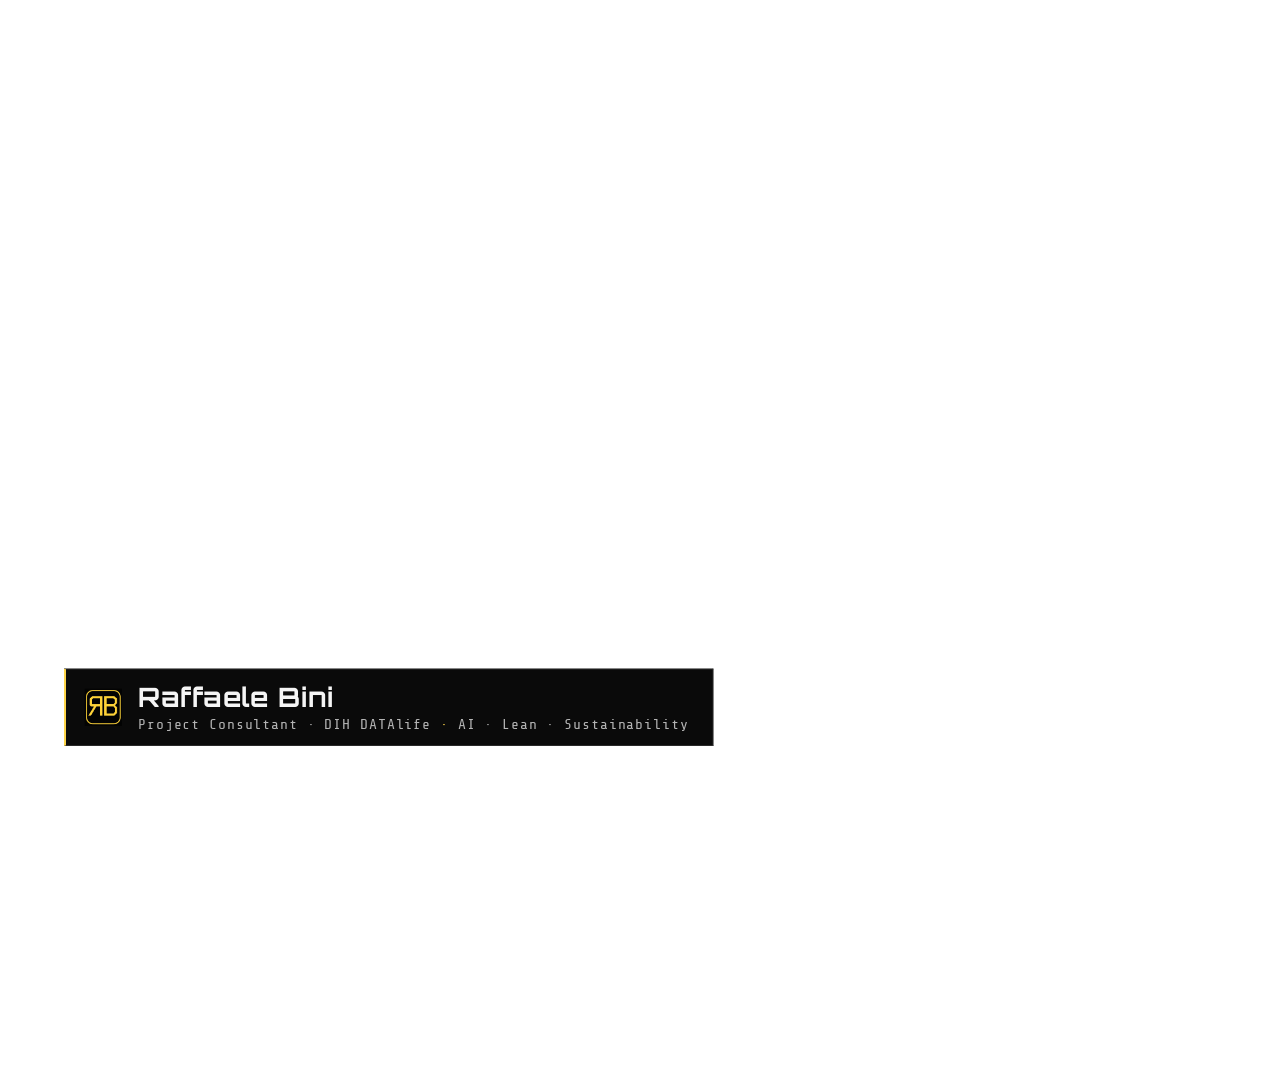
<file: presentazione/lower-third-en.html>
<!doctype html><html lang="en"><head><meta charset="utf-8"><title>Lower-third (en)</title><style>
@font-face{font-family:"Share Tech Mono";src:url("assets/ShareTechMono-Regular.ttf")}
@font-face{font-family:"Orbitron";font-weight:700;src:url("assets/Orbitron-700.ttf")}
@font-face{font-family:"Orbitron";font-weight:900;src:url("assets/Orbitron-900.ttf")}
:root{--black:#0a0a0a;--card:#1a1a1a;--hair:#2e2e2e;--line:#3a3a3a;--g400:#8a8a8a;--g300:#b4b4b4;
--white:#f5f5f5;--y:#fcd44a;--glow:0 0 24px rgba(252,212,74,.35);
--scan:repeating-linear-gradient(to bottom,rgba(255,255,255,.022) 0,rgba(255,255,255,.022) 1px,transparent 1px,transparent 3px)}
*{box-sizing:border-box;margin:0;padding:0}
html{width:100%;height:100%;background:var(--black);overflow:hidden}
body{position:absolute;left:0;top:0;width:1920px;height:1080px;transform-origin:0 0;color:var(--white);
font-family:"Share Tech Mono",monospace;font-size:24px;overflow:hidden}
@media print{@page{size:1920px 1080px;margin:0}html{overflow:visible}body{transform:none!important}}

html{background:transparent}
.bar{position:absolute;left:96px;bottom:96px;display:flex;align-items:stretch;background:var(--black);
border:1px solid var(--line);border-left:3px solid var(--y);padding:20px 36px 20px 28px;gap:24px;align-items:center}
.bar img{height:56px}
.t{display:flex;flex-direction:column;gap:6px}
.n{font-family:Orbitron;font-weight:700;font-size:40px;letter-spacing:.02em;line-height:1.1}
.r{font-size:22px;letter-spacing:.06em;color:var(--g300)}
.r b{color:var(--y);font-weight:400}
</style></head><body>
<div class="bar"><img src="assets/rb-mark-yellow-on-black.png" alt="RB">
<div class="t"><div class="n">Raffaele Bini</div><div class="r">Project Consultant · DIH DATAlife <b>·</b> AI · Lean · Sustainability</div></div></div>
<script>(function(){function f(){var s=Math.min(innerWidth/1920,innerHeight/1080);
document.body.style.transform='translate('+(innerWidth-1920*s)/2+'px,'+(innerHeight-1080*s)/2+'px) scale('+s+')'}
addEventListener('resize',f);f()})()</script></body></html>
</file>
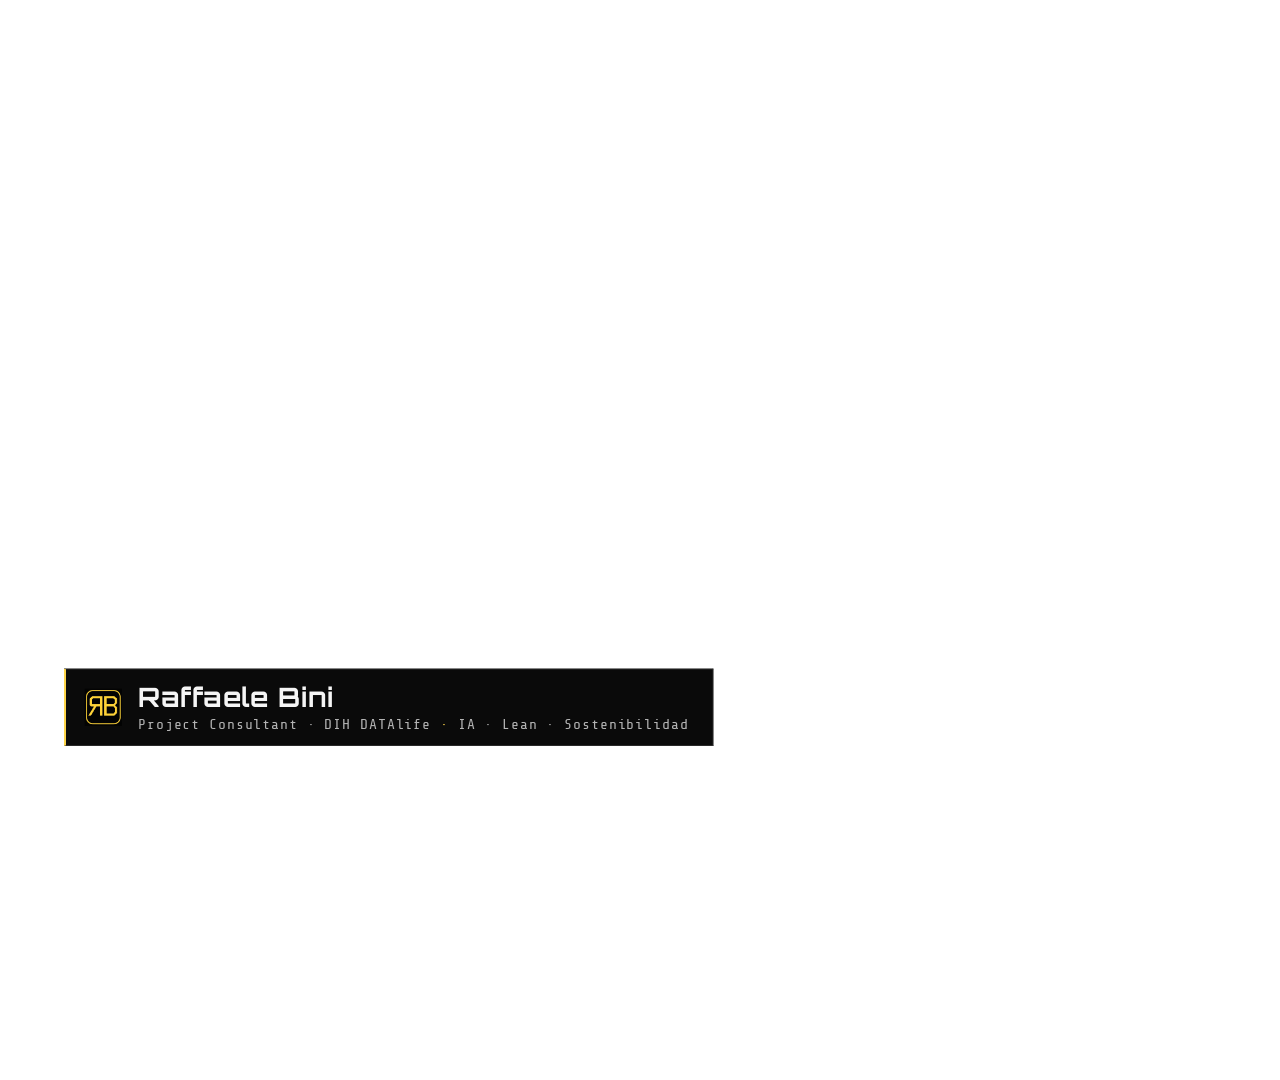
<file: presentazione/lower-third-es.html>
<!doctype html><html lang="es"><head><meta charset="utf-8"><title>Lower-third (es)</title><style>
@font-face{font-family:"Share Tech Mono";src:url("assets/ShareTechMono-Regular.ttf")}
@font-face{font-family:"Orbitron";font-weight:700;src:url("assets/Orbitron-700.ttf")}
@font-face{font-family:"Orbitron";font-weight:900;src:url("assets/Orbitron-900.ttf")}
:root{--black:#0a0a0a;--card:#1a1a1a;--hair:#2e2e2e;--line:#3a3a3a;--g400:#8a8a8a;--g300:#b4b4b4;
--white:#f5f5f5;--y:#fcd44a;--glow:0 0 24px rgba(252,212,74,.35);
--scan:repeating-linear-gradient(to bottom,rgba(255,255,255,.022) 0,rgba(255,255,255,.022) 1px,transparent 1px,transparent 3px)}
*{box-sizing:border-box;margin:0;padding:0}
html{width:100%;height:100%;background:var(--black);overflow:hidden}
body{position:absolute;left:0;top:0;width:1920px;height:1080px;transform-origin:0 0;color:var(--white);
font-family:"Share Tech Mono",monospace;font-size:24px;overflow:hidden}
@media print{@page{size:1920px 1080px;margin:0}html{overflow:visible}body{transform:none!important}}

html{background:transparent}
.bar{position:absolute;left:96px;bottom:96px;display:flex;align-items:stretch;background:var(--black);
border:1px solid var(--line);border-left:3px solid var(--y);padding:20px 36px 20px 28px;gap:24px;align-items:center}
.bar img{height:56px}
.t{display:flex;flex-direction:column;gap:6px}
.n{font-family:Orbitron;font-weight:700;font-size:40px;letter-spacing:.02em;line-height:1.1}
.r{font-size:22px;letter-spacing:.06em;color:var(--g300)}
.r b{color:var(--y);font-weight:400}
</style></head><body>
<div class="bar"><img src="assets/rb-mark-yellow-on-black.png" alt="RB">
<div class="t"><div class="n">Raffaele Bini</div><div class="r">Project Consultant · DIH DATAlife <b>·</b> IA · Lean · Sostenibilidad</div></div></div>
<script>(function(){function f(){var s=Math.min(innerWidth/1920,innerHeight/1080);
document.body.style.transform='translate('+(innerWidth-1920*s)/2+'px,'+(innerHeight-1080*s)/2+'px) scale('+s+')'}
addEventListener('resize',f);f()})()</script></body></html>
</file>
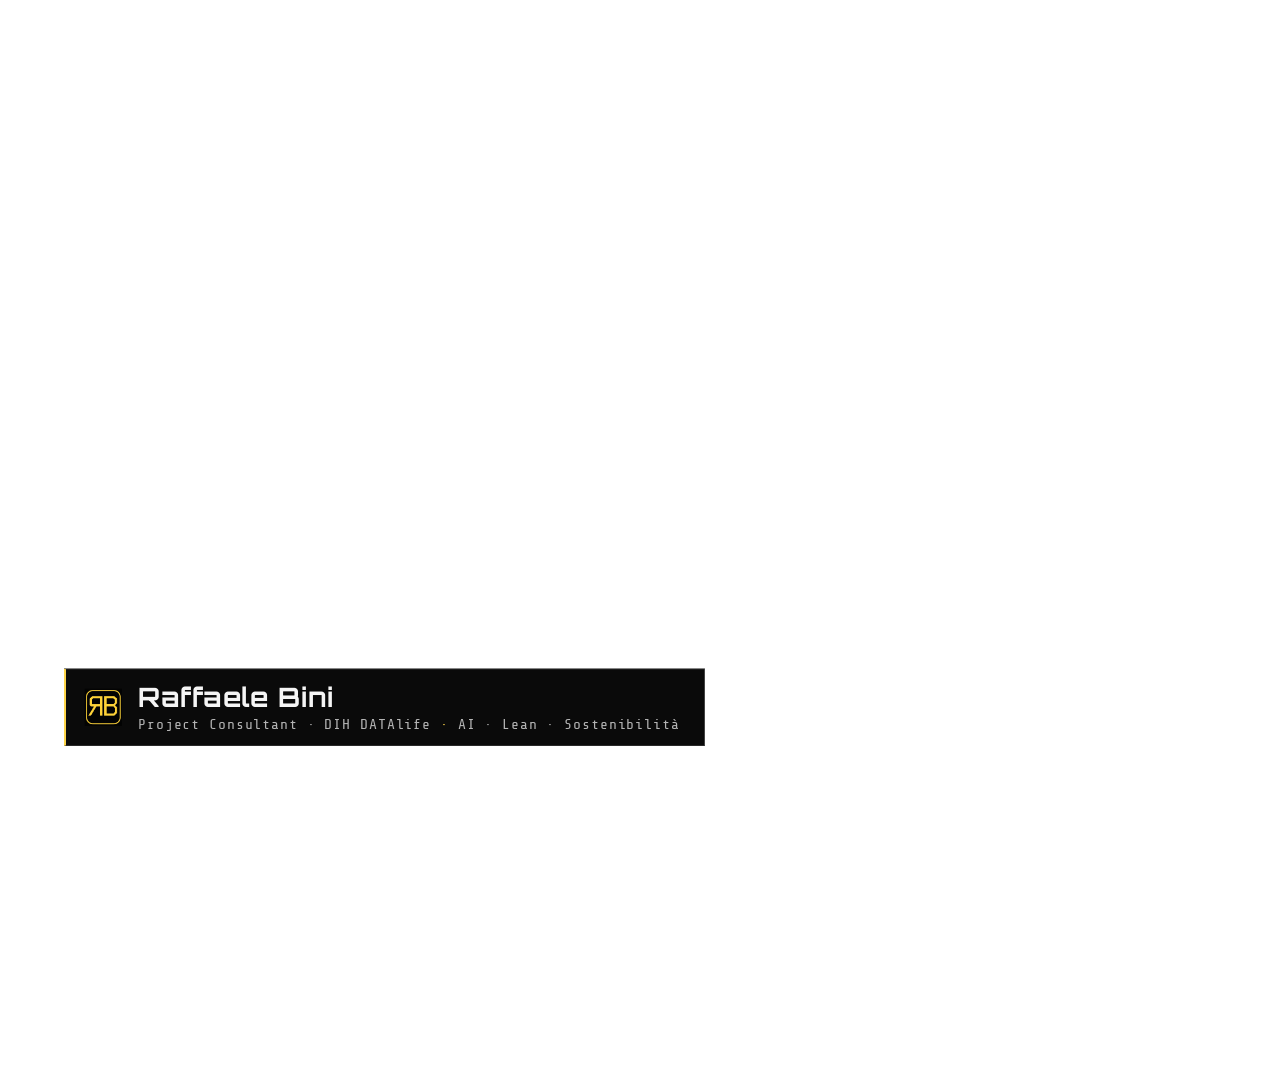
<file: presentazione/lower-third-it.html>
<!doctype html><html lang="it"><head><meta charset="utf-8"><title>Lower-third (it)</title><style>
@font-face{font-family:"Share Tech Mono";src:url("assets/ShareTechMono-Regular.ttf")}
@font-face{font-family:"Orbitron";font-weight:700;src:url("assets/Orbitron-700.ttf")}
@font-face{font-family:"Orbitron";font-weight:900;src:url("assets/Orbitron-900.ttf")}
:root{--black:#0a0a0a;--card:#1a1a1a;--hair:#2e2e2e;--line:#3a3a3a;--g400:#8a8a8a;--g300:#b4b4b4;
--white:#f5f5f5;--y:#fcd44a;--glow:0 0 24px rgba(252,212,74,.35);
--scan:repeating-linear-gradient(to bottom,rgba(255,255,255,.022) 0,rgba(255,255,255,.022) 1px,transparent 1px,transparent 3px)}
*{box-sizing:border-box;margin:0;padding:0}
html{width:100%;height:100%;background:var(--black);overflow:hidden}
body{position:absolute;left:0;top:0;width:1920px;height:1080px;transform-origin:0 0;color:var(--white);
font-family:"Share Tech Mono",monospace;font-size:24px;overflow:hidden}
@media print{@page{size:1920px 1080px;margin:0}html{overflow:visible}body{transform:none!important}}

html{background:transparent}
.bar{position:absolute;left:96px;bottom:96px;display:flex;align-items:stretch;background:var(--black);
border:1px solid var(--line);border-left:3px solid var(--y);padding:20px 36px 20px 28px;gap:24px;align-items:center}
.bar img{height:56px}
.t{display:flex;flex-direction:column;gap:6px}
.n{font-family:Orbitron;font-weight:700;font-size:40px;letter-spacing:.02em;line-height:1.1}
.r{font-size:22px;letter-spacing:.06em;color:var(--g300)}
.r b{color:var(--y);font-weight:400}
</style></head><body>
<div class="bar"><img src="assets/rb-mark-yellow-on-black.png" alt="RB">
<div class="t"><div class="n">Raffaele Bini</div><div class="r">Project Consultant · DIH DATAlife <b>·</b> AI · Lean · Sostenibilità</div></div></div>
<script>(function(){function f(){var s=Math.min(innerWidth/1920,innerHeight/1080);
document.body.style.transform='translate('+(innerWidth-1920*s)/2+'px,'+(innerHeight-1080*s)/2+'px) scale('+s+')'}
addEventListener('resize',f);f()})()</script></body></html>
</file>
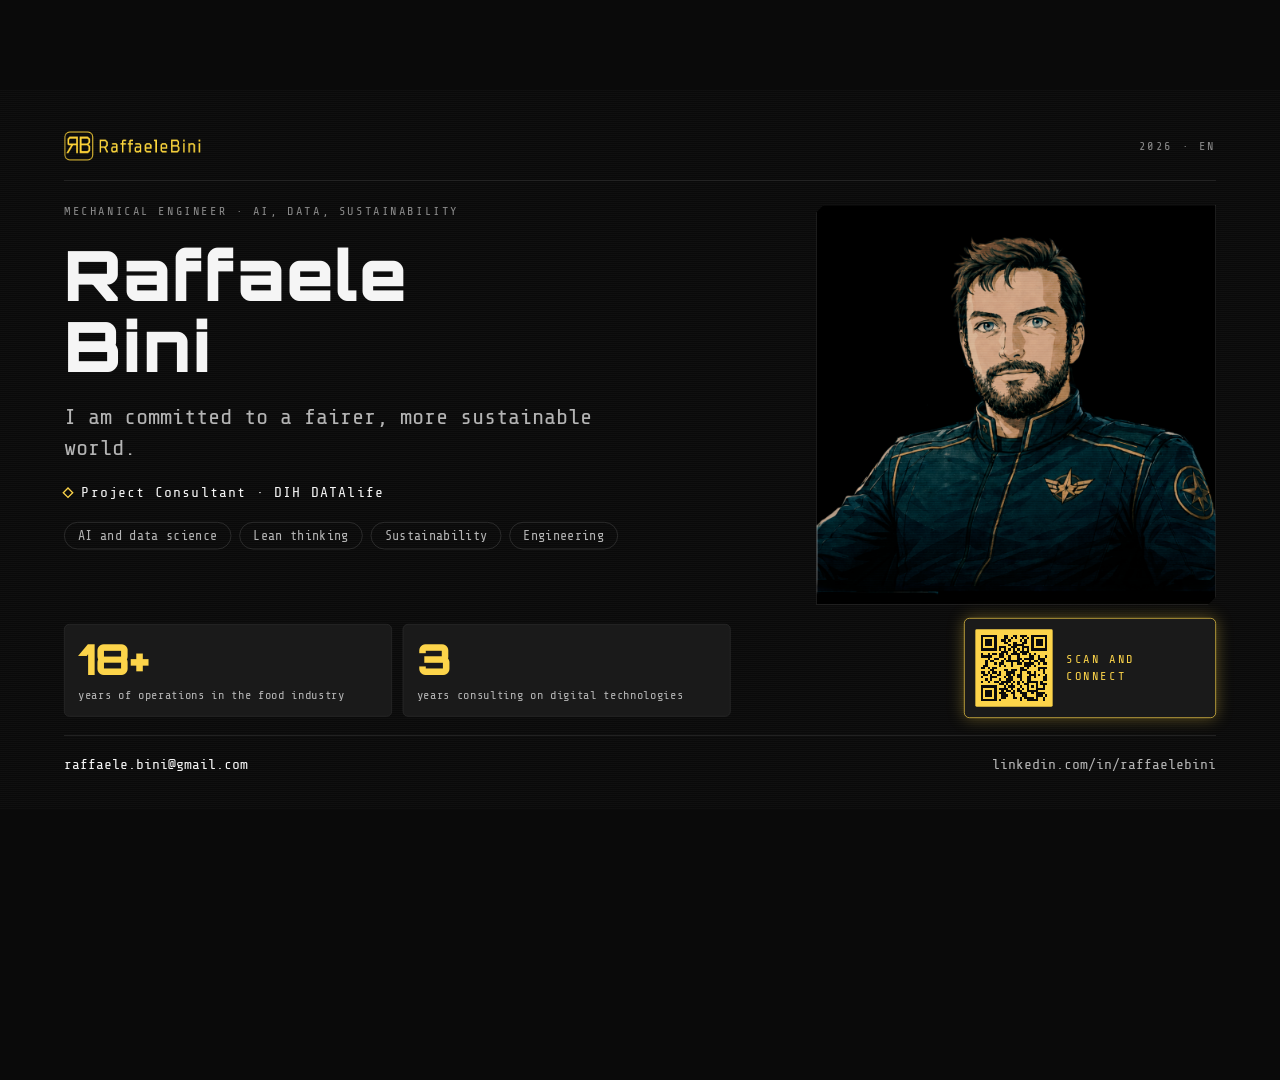
<file: presentazione/slide-en.html>
<!doctype html><html lang="en"><head><meta charset="utf-8">
<title>Raffaele Bini · presentazione (en)</title><style>
@font-face{font-family:"Share Tech Mono";src:url("assets/ShareTechMono-Regular.ttf")}
@font-face{font-family:"Orbitron";font-weight:700;src:url("assets/Orbitron-700.ttf")}
@font-face{font-family:"Orbitron";font-weight:900;src:url("assets/Orbitron-900.ttf")}
:root{--black:#0a0a0a;--card:#1a1a1a;--hair:#2e2e2e;--line:#3a3a3a;--g400:#8a8a8a;--g300:#b4b4b4;
--white:#f5f5f5;--y:#fcd44a;--glow:0 0 24px rgba(252,212,74,.35);
--scan:repeating-linear-gradient(to bottom,rgba(255,255,255,.022) 0,rgba(255,255,255,.022) 1px,transparent 1px,transparent 3px)}
*{box-sizing:border-box;margin:0;padding:0}
html{width:100%;height:100%;background:var(--black);overflow:hidden}
body{position:absolute;left:0;top:0;width:1920px;height:1080px;transform-origin:0 0;color:var(--white);
font-family:"Share Tech Mono",monospace;font-size:24px;overflow:hidden}
@media print{@page{size:1920px 1080px;margin:0}html{overflow:visible}body{transform:none!important}}

body{background:var(--black) var(--scan)}
.hdr{position:absolute;left:96px;right:96px;top:56px;height:64px;display:flex;align-items:center;
justify-content:space-between;border-bottom:1px solid var(--hair);padding-bottom:24px;height:80px}
.hdr img{height:44px}
.cnt{font-size:18px;letter-spacing:.16em;text-transform:uppercase;color:var(--g400)}
.left{position:absolute;left:96px;top:172px;width:1000px;display:flex;flex-direction:column;gap:32px}
.lab{font-size:18px;letter-spacing:.16em;text-transform:uppercase;color:var(--g400)}
h1{font-family:Orbitron;font-weight:900;font-size:104px;line-height:1.02;letter-spacing:.02em}
.head{font-size:34px;line-height:1.35;color:var(--g300);max-width:900px}
.head b{color:var(--y);font-weight:400}
.role{font-size:22px;letter-spacing:.08em;color:var(--white);display:flex;align-items:center;gap:14px}
.role i{width:12px;height:12px;border:2px solid var(--y);transform:rotate(45deg);display:block}
.tags{display:flex;gap:12px;flex-wrap:wrap}
.tag{border:1px solid var(--line);border-radius:999px;padding:8px 20px;font-size:20px;color:var(--g300)}
.stats{position:absolute;left:96px;bottom:140px;width:1000px;display:grid;grid-template-columns:repeat(2,1fr);gap:16px}
.card{background:var(--card);border:1px solid var(--hair);border-radius:8px;padding:20px;display:flex;flex-direction:column;gap:10px}
.card strong{font-family:Orbitron;font-weight:900;font-size:64px;line-height:1;color:var(--y)}
.card span{font-size:18px;line-height:1.3;color:var(--g300)}
.pic{position:absolute;right:96px;top:172px;width:600px;height:600px;border:1px solid var(--line);
clip-path:polygon(12px 0,100% 0,100% calc(100% - 12px),calc(100% - 12px) 100%,0 100%,0 12px)}
.pic img{width:100%;height:100%;display:block}
.contact{position:absolute;left:96px;right:96px;bottom:48px;height:64px;border-top:1px solid var(--hair);
padding-top:20px;display:flex;justify-content:space-between;align-items:center;font-size:22px;color:var(--g300)}
.contact em{font-style:normal;color:var(--white)}
.qr{position:absolute;right:96px;top:792px;display:flex;align-items:center;gap:20px;
border:1px solid var(--y);box-shadow:var(--glow);border-radius:8px;padding:16px 24px 16px 16px;background:var(--card)}
.qr .code{width:116px;height:116px;background:var(--y);padding:8px;border-radius:2px}
.qr .code svg{width:100%;height:100%;display:block}
.qr span{font-size:18px;letter-spacing:.16em;text-transform:uppercase;color:var(--y);max-width:200px;line-height:1.4}
</style></head><body>
<div class="hdr"><img src="assets/rb-lockup-horizontal-yellow.png" alt="RB"><div class="cnt">2026 · EN</div></div>
<div class="left">
 <div class="lab">Mechanical engineer · AI, data, sustainability</div>
 <h1>Raffaele<br>Bini</h1>
 <p class="head">I am committed to a fairer, more sustainable world.</p>
 <div class="role"><i></i>Project Consultant · DIH DATAlife</div>
 <div class="tags"><span class="tag">AI and data science</span><span class="tag">Lean thinking</span><span class="tag">Sustainability</span><span class="tag">Engineering</span></div>
</div>
<div class="stats"><div class="card"><strong>18+</strong><span>years of operations in the food industry</span></div><div class="card"><strong>3</strong><span>years consulting on digital technologies</span></div></div>
<div class="pic"><img src="assets/raffaele-hud-illustration.png" alt=""></div>
<div class="qr"><div class="code"><svg xmlns="http://www.w3.org/2000/svg" viewBox="0 0 29 29" shape-rendering="crispEdges"><path d="M0,0h1v1h-1zM1,0h1v1h-1zM2,0h1v1h-1zM3,0h1v1h-1zM4,0h1v1h-1zM5,0h1v1h-1zM6,0h1v1h-1zM10,0h1v1h-1zM11,0h1v1h-1zM14,0h1v1h-1zM15,0h1v1h-1zM17,0h1v1h-1zM18,0h1v1h-1zM19,0h1v1h-1zM22,0h1v1h-1zM23,0h1v1h-1zM24,0h1v1h-1zM25,0h1v1h-1zM26,0h1v1h-1zM27,0h1v1h-1zM28,0h1v1h-1zM0,1h1v1h-1zM6,1h1v1h-1zM10,1h1v1h-1zM11,1h1v1h-1zM13,1h1v1h-1zM15,1h1v1h-1zM18,1h1v1h-1zM20,1h1v1h-1zM22,1h1v1h-1zM28,1h1v1h-1zM0,2h1v1h-1zM2,2h1v1h-1zM3,2h1v1h-1zM4,2h1v1h-1zM6,2h1v1h-1zM9,2h1v1h-1zM10,2h1v1h-1zM12,2h1v1h-1zM17,2h1v1h-1zM19,2h1v1h-1zM22,2h1v1h-1zM24,2h1v1h-1zM25,2h1v1h-1zM26,2h1v1h-1zM28,2h1v1h-1zM0,3h1v1h-1zM2,3h1v1h-1zM3,3h1v1h-1zM4,3h1v1h-1zM6,3h1v1h-1zM10,3h1v1h-1zM11,3h1v1h-1zM14,3h1v1h-1zM15,3h1v1h-1zM18,3h1v1h-1zM19,3h1v1h-1zM22,3h1v1h-1zM24,3h1v1h-1zM25,3h1v1h-1zM26,3h1v1h-1zM28,3h1v1h-1zM0,4h1v1h-1zM2,4h1v1h-1zM3,4h1v1h-1zM4,4h1v1h-1zM6,4h1v1h-1zM12,4h1v1h-1zM14,4h1v1h-1zM15,4h1v1h-1zM16,4h1v1h-1zM17,4h1v1h-1zM18,4h1v1h-1zM22,4h1v1h-1zM24,4h1v1h-1zM25,4h1v1h-1zM26,4h1v1h-1zM28,4h1v1h-1zM0,5h1v1h-1zM6,5h1v1h-1zM8,5h1v1h-1zM9,5h1v1h-1zM10,5h1v1h-1zM13,5h1v1h-1zM14,5h1v1h-1zM15,5h1v1h-1zM18,5h1v1h-1zM19,5h1v1h-1zM20,5h1v1h-1zM22,5h1v1h-1zM28,5h1v1h-1zM0,6h1v1h-1zM1,6h1v1h-1zM2,6h1v1h-1zM3,6h1v1h-1zM4,6h1v1h-1zM5,6h1v1h-1zM6,6h1v1h-1zM8,6h1v1h-1zM10,6h1v1h-1zM12,6h1v1h-1zM14,6h1v1h-1zM16,6h1v1h-1zM18,6h1v1h-1zM20,6h1v1h-1zM22,6h1v1h-1zM23,6h1v1h-1zM24,6h1v1h-1zM25,6h1v1h-1zM26,6h1v1h-1zM27,6h1v1h-1zM28,6h1v1h-1zM9,7h1v1h-1zM10,7h1v1h-1zM11,7h1v1h-1zM14,7h1v1h-1zM15,7h1v1h-1zM17,7h1v1h-1zM18,7h1v1h-1zM19,7h1v1h-1zM20,7h1v1h-1zM0,8h1v1h-1zM3,8h1v1h-1zM5,8h1v1h-1zM6,8h1v1h-1zM8,8h1v1h-1zM9,8h1v1h-1zM11,8h1v1h-1zM13,8h1v1h-1zM14,8h1v1h-1zM15,8h1v1h-1zM16,8h1v1h-1zM18,8h1v1h-1zM19,8h1v1h-1zM21,8h1v1h-1zM23,8h1v1h-1zM0,9h1v1h-1zM1,9h1v1h-1zM2,9h1v1h-1zM3,9h1v1h-1zM4,9h1v1h-1zM8,9h1v1h-1zM9,9h1v1h-1zM12,9h1v1h-1zM16,9h1v1h-1zM21,9h1v1h-1zM22,9h1v1h-1zM25,9h1v1h-1zM28,9h1v1h-1zM3,10h1v1h-1zM6,10h1v1h-1zM7,10h1v1h-1zM10,10h1v1h-1zM12,10h1v1h-1zM16,10h1v1h-1zM17,10h1v1h-1zM19,10h1v1h-1zM20,10h1v1h-1zM21,10h1v1h-1zM22,10h1v1h-1zM25,10h1v1h-1zM26,10h1v1h-1zM27,10h1v1h-1zM2,11h1v1h-1zM4,11h1v1h-1zM5,11h1v1h-1zM9,11h1v1h-1zM11,11h1v1h-1zM12,11h1v1h-1zM13,11h1v1h-1zM14,11h1v1h-1zM15,11h1v1h-1zM16,11h1v1h-1zM18,11h1v1h-1zM21,11h1v1h-1zM23,11h1v1h-1zM24,11h1v1h-1zM26,11h1v1h-1zM27,11h1v1h-1zM2,12h1v1h-1zM6,12h1v1h-1zM8,12h1v1h-1zM9,12h1v1h-1zM13,12h1v1h-1zM16,12h1v1h-1zM17,12h1v1h-1zM19,12h1v1h-1zM20,12h1v1h-1zM21,12h1v1h-1zM22,12h1v1h-1zM25,12h1v1h-1zM27,12h1v1h-1zM28,12h1v1h-1zM1,13h1v1h-1zM2,13h1v1h-1zM8,13h1v1h-1zM10,13h1v1h-1zM13,13h1v1h-1zM19,13h1v1h-1zM20,13h1v1h-1zM21,13h1v1h-1zM23,13h1v1h-1zM0,14h1v1h-1zM1,14h1v1h-1zM3,14h1v1h-1zM5,14h1v1h-1zM6,14h1v1h-1zM17,14h1v1h-1zM18,14h1v1h-1zM20,14h1v1h-1zM25,14h1v1h-1zM26,14h1v1h-1zM27,14h1v1h-1zM28,14h1v1h-1zM4,15h1v1h-1zM5,15h1v1h-1zM10,15h1v1h-1zM11,15h1v1h-1zM13,15h1v1h-1zM14,15h1v1h-1zM15,15h1v1h-1zM17,15h1v1h-1zM18,15h1v1h-1zM19,15h1v1h-1zM25,15h1v1h-1zM27,15h1v1h-1zM0,16h1v1h-1zM1,16h1v1h-1zM3,16h1v1h-1zM5,16h1v1h-1zM6,16h1v1h-1zM8,16h1v1h-1zM11,16h1v1h-1zM12,16h1v1h-1zM13,16h1v1h-1zM14,16h1v1h-1zM17,16h1v1h-1zM20,16h1v1h-1zM21,16h1v1h-1zM23,16h1v1h-1zM27,16h1v1h-1zM1,17h1v1h-1zM2,17h1v1h-1zM4,17h1v1h-1zM7,17h1v1h-1zM8,17h1v1h-1zM11,17h1v1h-1zM12,17h1v1h-1zM14,17h1v1h-1zM16,17h1v1h-1zM17,17h1v1h-1zM21,17h1v1h-1zM22,17h1v1h-1zM23,17h1v1h-1zM25,17h1v1h-1zM28,17h1v1h-1zM0,18h1v1h-1zM4,18h1v1h-1zM5,18h1v1h-1zM6,18h1v1h-1zM10,18h1v1h-1zM12,18h1v1h-1zM13,18h1v1h-1zM16,18h1v1h-1zM17,18h1v1h-1zM20,18h1v1h-1zM21,18h1v1h-1zM23,18h1v1h-1zM27,18h1v1h-1zM28,18h1v1h-1zM2,19h1v1h-1zM4,19h1v1h-1zM8,19h1v1h-1zM11,19h1v1h-1zM12,19h1v1h-1zM13,19h1v1h-1zM17,19h1v1h-1zM20,19h1v1h-1zM21,19h1v1h-1zM27,19h1v1h-1zM28,19h1v1h-1zM0,20h1v1h-1zM3,20h1v1h-1zM6,20h1v1h-1zM7,20h1v1h-1zM9,20h1v1h-1zM10,20h1v1h-1zM11,20h1v1h-1zM12,20h1v1h-1zM14,20h1v1h-1zM16,20h1v1h-1zM18,20h1v1h-1zM20,20h1v1h-1zM21,20h1v1h-1zM22,20h1v1h-1zM23,20h1v1h-1zM24,20h1v1h-1zM26,20h1v1h-1zM8,21h1v1h-1zM9,21h1v1h-1zM11,21h1v1h-1zM13,21h1v1h-1zM16,21h1v1h-1zM19,21h1v1h-1zM20,21h1v1h-1zM24,21h1v1h-1zM26,21h1v1h-1zM27,21h1v1h-1zM28,21h1v1h-1zM0,22h1v1h-1zM1,22h1v1h-1zM2,22h1v1h-1zM3,22h1v1h-1zM4,22h1v1h-1zM5,22h1v1h-1zM6,22h1v1h-1zM10,22h1v1h-1zM12,22h1v1h-1zM13,22h1v1h-1zM14,22h1v1h-1zM17,22h1v1h-1zM20,22h1v1h-1zM22,22h1v1h-1zM24,22h1v1h-1zM27,22h1v1h-1zM0,23h1v1h-1zM6,23h1v1h-1zM8,23h1v1h-1zM9,23h1v1h-1zM10,23h1v1h-1zM11,23h1v1h-1zM13,23h1v1h-1zM16,23h1v1h-1zM18,23h1v1h-1zM20,23h1v1h-1zM24,23h1v1h-1zM25,23h1v1h-1zM26,23h1v1h-1zM27,23h1v1h-1zM0,24h1v1h-1zM2,24h1v1h-1zM3,24h1v1h-1zM4,24h1v1h-1zM6,24h1v1h-1zM9,24h1v1h-1zM11,24h1v1h-1zM12,24h1v1h-1zM14,24h1v1h-1zM16,24h1v1h-1zM17,24h1v1h-1zM20,24h1v1h-1zM21,24h1v1h-1zM22,24h1v1h-1zM23,24h1v1h-1zM24,24h1v1h-1zM0,25h1v1h-1zM2,25h1v1h-1zM3,25h1v1h-1zM4,25h1v1h-1zM6,25h1v1h-1zM8,25h1v1h-1zM9,25h1v1h-1zM10,25h1v1h-1zM13,25h1v1h-1zM14,25h1v1h-1zM17,25h1v1h-1zM18,25h1v1h-1zM19,25h1v1h-1zM22,25h1v1h-1zM24,25h1v1h-1zM25,25h1v1h-1zM26,25h1v1h-1zM27,25h1v1h-1zM0,26h1v1h-1zM2,26h1v1h-1zM3,26h1v1h-1zM4,26h1v1h-1zM6,26h1v1h-1zM9,26h1v1h-1zM10,26h1v1h-1zM11,26h1v1h-1zM14,26h1v1h-1zM18,26h1v1h-1zM19,26h1v1h-1zM24,26h1v1h-1zM25,26h1v1h-1zM26,26h1v1h-1zM28,26h1v1h-1zM0,27h1v1h-1zM6,27h1v1h-1zM9,27h1v1h-1zM10,27h1v1h-1zM14,27h1v1h-1zM15,27h1v1h-1zM17,27h1v1h-1zM19,27h1v1h-1zM20,27h1v1h-1zM21,27h1v1h-1zM22,27h1v1h-1zM24,27h1v1h-1zM27,27h1v1h-1zM0,28h1v1h-1zM1,28h1v1h-1zM2,28h1v1h-1zM3,28h1v1h-1zM4,28h1v1h-1zM5,28h1v1h-1zM6,28h1v1h-1zM8,28h1v1h-1zM17,28h1v1h-1zM20,28h1v1h-1zM21,28h1v1h-1zM22,28h1v1h-1zM23,28h1v1h-1zM24,28h1v1h-1zM27,28h1v1h-1z" fill="#0a0a0a"/></svg></div><span>Scan and connect</span></div>
<div class="contact"><span><em>raffaele.bini@gmail.com</em></span><span>linkedin.com/in/raffaelebini</span></div>
<script>(function(){function f(){var s=Math.min(innerWidth/1920,innerHeight/1080);
document.body.style.transform='translate('+(innerWidth-1920*s)/2+'px,'+(innerHeight-1080*s)/2+'px) scale('+s+')'}
addEventListener('resize',f);f()})()</script></body></html>
</file>
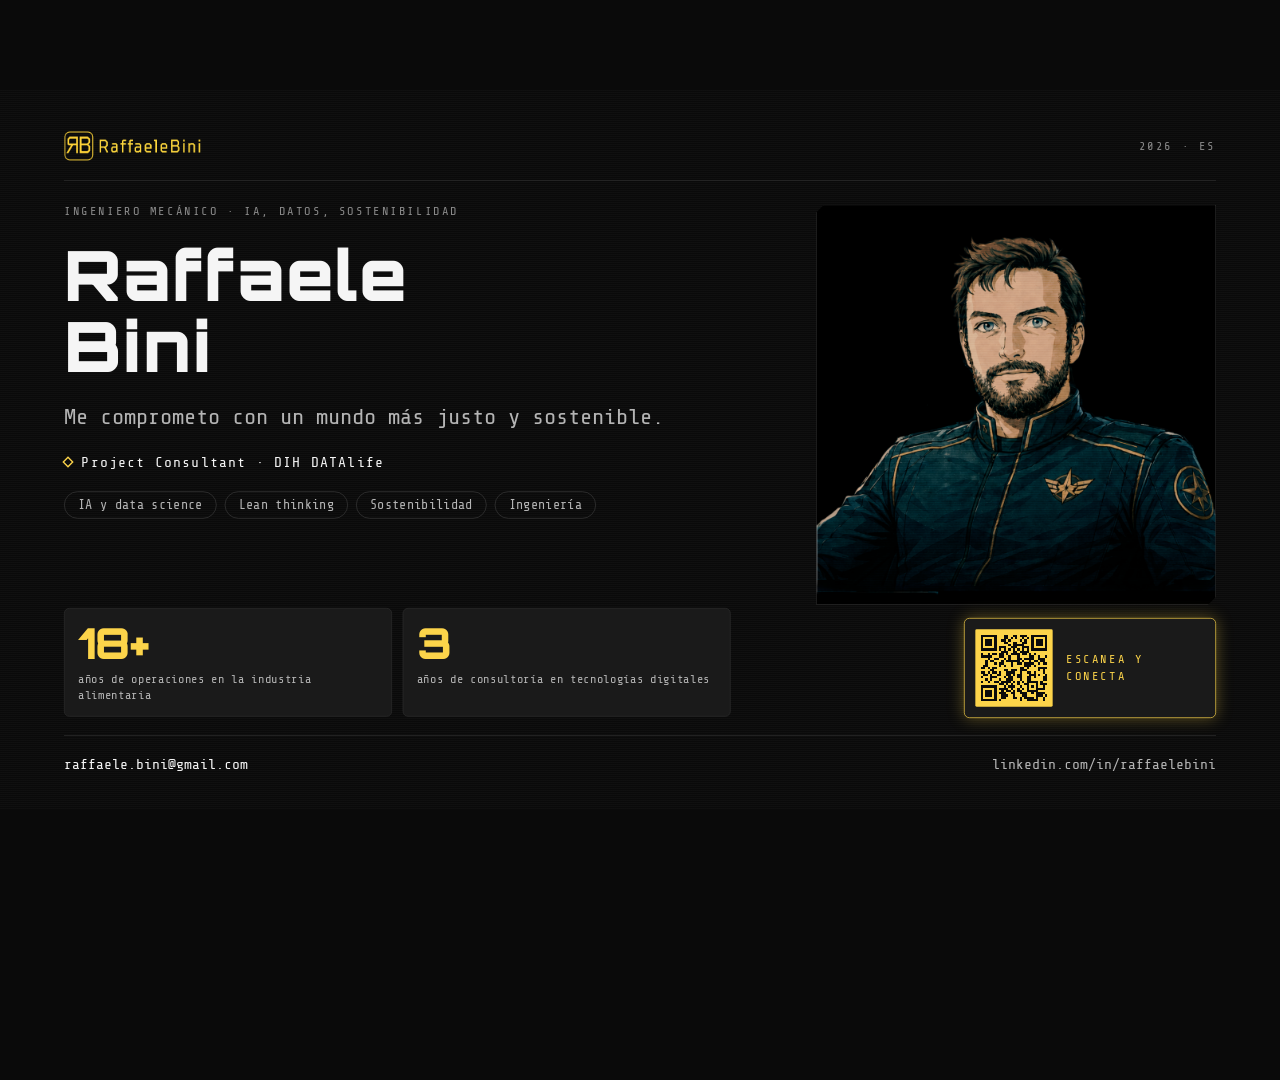
<file: presentazione/slide-es.html>
<!doctype html><html lang="es"><head><meta charset="utf-8">
<title>Raffaele Bini · presentazione (es)</title><style>
@font-face{font-family:"Share Tech Mono";src:url("assets/ShareTechMono-Regular.ttf")}
@font-face{font-family:"Orbitron";font-weight:700;src:url("assets/Orbitron-700.ttf")}
@font-face{font-family:"Orbitron";font-weight:900;src:url("assets/Orbitron-900.ttf")}
:root{--black:#0a0a0a;--card:#1a1a1a;--hair:#2e2e2e;--line:#3a3a3a;--g400:#8a8a8a;--g300:#b4b4b4;
--white:#f5f5f5;--y:#fcd44a;--glow:0 0 24px rgba(252,212,74,.35);
--scan:repeating-linear-gradient(to bottom,rgba(255,255,255,.022) 0,rgba(255,255,255,.022) 1px,transparent 1px,transparent 3px)}
*{box-sizing:border-box;margin:0;padding:0}
html{width:100%;height:100%;background:var(--black);overflow:hidden}
body{position:absolute;left:0;top:0;width:1920px;height:1080px;transform-origin:0 0;color:var(--white);
font-family:"Share Tech Mono",monospace;font-size:24px;overflow:hidden}
@media print{@page{size:1920px 1080px;margin:0}html{overflow:visible}body{transform:none!important}}

body{background:var(--black) var(--scan)}
.hdr{position:absolute;left:96px;right:96px;top:56px;height:64px;display:flex;align-items:center;
justify-content:space-between;border-bottom:1px solid var(--hair);padding-bottom:24px;height:80px}
.hdr img{height:44px}
.cnt{font-size:18px;letter-spacing:.16em;text-transform:uppercase;color:var(--g400)}
.left{position:absolute;left:96px;top:172px;width:1000px;display:flex;flex-direction:column;gap:32px}
.lab{font-size:18px;letter-spacing:.16em;text-transform:uppercase;color:var(--g400)}
h1{font-family:Orbitron;font-weight:900;font-size:104px;line-height:1.02;letter-spacing:.02em}
.head{font-size:34px;line-height:1.35;color:var(--g300);max-width:900px}
.head b{color:var(--y);font-weight:400}
.role{font-size:22px;letter-spacing:.08em;color:var(--white);display:flex;align-items:center;gap:14px}
.role i{width:12px;height:12px;border:2px solid var(--y);transform:rotate(45deg);display:block}
.tags{display:flex;gap:12px;flex-wrap:wrap}
.tag{border:1px solid var(--line);border-radius:999px;padding:8px 20px;font-size:20px;color:var(--g300)}
.stats{position:absolute;left:96px;bottom:140px;width:1000px;display:grid;grid-template-columns:repeat(2,1fr);gap:16px}
.card{background:var(--card);border:1px solid var(--hair);border-radius:8px;padding:20px;display:flex;flex-direction:column;gap:10px}
.card strong{font-family:Orbitron;font-weight:900;font-size:64px;line-height:1;color:var(--y)}
.card span{font-size:18px;line-height:1.3;color:var(--g300)}
.pic{position:absolute;right:96px;top:172px;width:600px;height:600px;border:1px solid var(--line);
clip-path:polygon(12px 0,100% 0,100% calc(100% - 12px),calc(100% - 12px) 100%,0 100%,0 12px)}
.pic img{width:100%;height:100%;display:block}
.contact{position:absolute;left:96px;right:96px;bottom:48px;height:64px;border-top:1px solid var(--hair);
padding-top:20px;display:flex;justify-content:space-between;align-items:center;font-size:22px;color:var(--g300)}
.contact em{font-style:normal;color:var(--white)}
.qr{position:absolute;right:96px;top:792px;display:flex;align-items:center;gap:20px;
border:1px solid var(--y);box-shadow:var(--glow);border-radius:8px;padding:16px 24px 16px 16px;background:var(--card)}
.qr .code{width:116px;height:116px;background:var(--y);padding:8px;border-radius:2px}
.qr .code svg{width:100%;height:100%;display:block}
.qr span{font-size:18px;letter-spacing:.16em;text-transform:uppercase;color:var(--y);max-width:200px;line-height:1.4}
</style></head><body>
<div class="hdr"><img src="assets/rb-lockup-horizontal-yellow.png" alt="RB"><div class="cnt">2026 · ES</div></div>
<div class="left">
 <div class="lab">Ingeniero mecánico · IA, datos, sostenibilidad</div>
 <h1>Raffaele<br>Bini</h1>
 <p class="head">Me comprometo con un mundo más justo y sostenible.</p>
 <div class="role"><i></i>Project Consultant · DIH DATAlife</div>
 <div class="tags"><span class="tag">IA y data science</span><span class="tag">Lean thinking</span><span class="tag">Sostenibilidad</span><span class="tag">Ingeniería</span></div>
</div>
<div class="stats"><div class="card"><strong>18+</strong><span>años de operaciones en la industria alimentaria</span></div><div class="card"><strong>3</strong><span>años de consultoría en tecnologías digitales</span></div></div>
<div class="pic"><img src="assets/raffaele-hud-illustration.png" alt=""></div>
<div class="qr"><div class="code"><svg xmlns="http://www.w3.org/2000/svg" viewBox="0 0 29 29" shape-rendering="crispEdges"><path d="M0,0h1v1h-1zM1,0h1v1h-1zM2,0h1v1h-1zM3,0h1v1h-1zM4,0h1v1h-1zM5,0h1v1h-1zM6,0h1v1h-1zM10,0h1v1h-1zM11,0h1v1h-1zM14,0h1v1h-1zM15,0h1v1h-1zM17,0h1v1h-1zM18,0h1v1h-1zM19,0h1v1h-1zM22,0h1v1h-1zM23,0h1v1h-1zM24,0h1v1h-1zM25,0h1v1h-1zM26,0h1v1h-1zM27,0h1v1h-1zM28,0h1v1h-1zM0,1h1v1h-1zM6,1h1v1h-1zM10,1h1v1h-1zM11,1h1v1h-1zM13,1h1v1h-1zM15,1h1v1h-1zM18,1h1v1h-1zM20,1h1v1h-1zM22,1h1v1h-1zM28,1h1v1h-1zM0,2h1v1h-1zM2,2h1v1h-1zM3,2h1v1h-1zM4,2h1v1h-1zM6,2h1v1h-1zM9,2h1v1h-1zM10,2h1v1h-1zM12,2h1v1h-1zM17,2h1v1h-1zM19,2h1v1h-1zM22,2h1v1h-1zM24,2h1v1h-1zM25,2h1v1h-1zM26,2h1v1h-1zM28,2h1v1h-1zM0,3h1v1h-1zM2,3h1v1h-1zM3,3h1v1h-1zM4,3h1v1h-1zM6,3h1v1h-1zM10,3h1v1h-1zM11,3h1v1h-1zM14,3h1v1h-1zM15,3h1v1h-1zM18,3h1v1h-1zM19,3h1v1h-1zM22,3h1v1h-1zM24,3h1v1h-1zM25,3h1v1h-1zM26,3h1v1h-1zM28,3h1v1h-1zM0,4h1v1h-1zM2,4h1v1h-1zM3,4h1v1h-1zM4,4h1v1h-1zM6,4h1v1h-1zM12,4h1v1h-1zM14,4h1v1h-1zM15,4h1v1h-1zM16,4h1v1h-1zM17,4h1v1h-1zM18,4h1v1h-1zM22,4h1v1h-1zM24,4h1v1h-1zM25,4h1v1h-1zM26,4h1v1h-1zM28,4h1v1h-1zM0,5h1v1h-1zM6,5h1v1h-1zM8,5h1v1h-1zM9,5h1v1h-1zM10,5h1v1h-1zM13,5h1v1h-1zM14,5h1v1h-1zM15,5h1v1h-1zM18,5h1v1h-1zM19,5h1v1h-1zM20,5h1v1h-1zM22,5h1v1h-1zM28,5h1v1h-1zM0,6h1v1h-1zM1,6h1v1h-1zM2,6h1v1h-1zM3,6h1v1h-1zM4,6h1v1h-1zM5,6h1v1h-1zM6,6h1v1h-1zM8,6h1v1h-1zM10,6h1v1h-1zM12,6h1v1h-1zM14,6h1v1h-1zM16,6h1v1h-1zM18,6h1v1h-1zM20,6h1v1h-1zM22,6h1v1h-1zM23,6h1v1h-1zM24,6h1v1h-1zM25,6h1v1h-1zM26,6h1v1h-1zM27,6h1v1h-1zM28,6h1v1h-1zM9,7h1v1h-1zM10,7h1v1h-1zM11,7h1v1h-1zM14,7h1v1h-1zM15,7h1v1h-1zM17,7h1v1h-1zM18,7h1v1h-1zM19,7h1v1h-1zM20,7h1v1h-1zM0,8h1v1h-1zM3,8h1v1h-1zM5,8h1v1h-1zM6,8h1v1h-1zM8,8h1v1h-1zM9,8h1v1h-1zM11,8h1v1h-1zM13,8h1v1h-1zM14,8h1v1h-1zM15,8h1v1h-1zM16,8h1v1h-1zM18,8h1v1h-1zM19,8h1v1h-1zM21,8h1v1h-1zM23,8h1v1h-1zM0,9h1v1h-1zM1,9h1v1h-1zM2,9h1v1h-1zM3,9h1v1h-1zM4,9h1v1h-1zM8,9h1v1h-1zM9,9h1v1h-1zM12,9h1v1h-1zM16,9h1v1h-1zM21,9h1v1h-1zM22,9h1v1h-1zM25,9h1v1h-1zM28,9h1v1h-1zM3,10h1v1h-1zM6,10h1v1h-1zM7,10h1v1h-1zM10,10h1v1h-1zM12,10h1v1h-1zM16,10h1v1h-1zM17,10h1v1h-1zM19,10h1v1h-1zM20,10h1v1h-1zM21,10h1v1h-1zM22,10h1v1h-1zM25,10h1v1h-1zM26,10h1v1h-1zM27,10h1v1h-1zM2,11h1v1h-1zM4,11h1v1h-1zM5,11h1v1h-1zM9,11h1v1h-1zM11,11h1v1h-1zM12,11h1v1h-1zM13,11h1v1h-1zM14,11h1v1h-1zM15,11h1v1h-1zM16,11h1v1h-1zM18,11h1v1h-1zM21,11h1v1h-1zM23,11h1v1h-1zM24,11h1v1h-1zM26,11h1v1h-1zM27,11h1v1h-1zM2,12h1v1h-1zM6,12h1v1h-1zM8,12h1v1h-1zM9,12h1v1h-1zM13,12h1v1h-1zM16,12h1v1h-1zM17,12h1v1h-1zM19,12h1v1h-1zM20,12h1v1h-1zM21,12h1v1h-1zM22,12h1v1h-1zM25,12h1v1h-1zM27,12h1v1h-1zM28,12h1v1h-1zM1,13h1v1h-1zM2,13h1v1h-1zM8,13h1v1h-1zM10,13h1v1h-1zM13,13h1v1h-1zM19,13h1v1h-1zM20,13h1v1h-1zM21,13h1v1h-1zM23,13h1v1h-1zM0,14h1v1h-1zM1,14h1v1h-1zM3,14h1v1h-1zM5,14h1v1h-1zM6,14h1v1h-1zM17,14h1v1h-1zM18,14h1v1h-1zM20,14h1v1h-1zM25,14h1v1h-1zM26,14h1v1h-1zM27,14h1v1h-1zM28,14h1v1h-1zM4,15h1v1h-1zM5,15h1v1h-1zM10,15h1v1h-1zM11,15h1v1h-1zM13,15h1v1h-1zM14,15h1v1h-1zM15,15h1v1h-1zM17,15h1v1h-1zM18,15h1v1h-1zM19,15h1v1h-1zM25,15h1v1h-1zM27,15h1v1h-1zM0,16h1v1h-1zM1,16h1v1h-1zM3,16h1v1h-1zM5,16h1v1h-1zM6,16h1v1h-1zM8,16h1v1h-1zM11,16h1v1h-1zM12,16h1v1h-1zM13,16h1v1h-1zM14,16h1v1h-1zM17,16h1v1h-1zM20,16h1v1h-1zM21,16h1v1h-1zM23,16h1v1h-1zM27,16h1v1h-1zM1,17h1v1h-1zM2,17h1v1h-1zM4,17h1v1h-1zM7,17h1v1h-1zM8,17h1v1h-1zM11,17h1v1h-1zM12,17h1v1h-1zM14,17h1v1h-1zM16,17h1v1h-1zM17,17h1v1h-1zM21,17h1v1h-1zM22,17h1v1h-1zM23,17h1v1h-1zM25,17h1v1h-1zM28,17h1v1h-1zM0,18h1v1h-1zM4,18h1v1h-1zM5,18h1v1h-1zM6,18h1v1h-1zM10,18h1v1h-1zM12,18h1v1h-1zM13,18h1v1h-1zM16,18h1v1h-1zM17,18h1v1h-1zM20,18h1v1h-1zM21,18h1v1h-1zM23,18h1v1h-1zM27,18h1v1h-1zM28,18h1v1h-1zM2,19h1v1h-1zM4,19h1v1h-1zM8,19h1v1h-1zM11,19h1v1h-1zM12,19h1v1h-1zM13,19h1v1h-1zM17,19h1v1h-1zM20,19h1v1h-1zM21,19h1v1h-1zM27,19h1v1h-1zM28,19h1v1h-1zM0,20h1v1h-1zM3,20h1v1h-1zM6,20h1v1h-1zM7,20h1v1h-1zM9,20h1v1h-1zM10,20h1v1h-1zM11,20h1v1h-1zM12,20h1v1h-1zM14,20h1v1h-1zM16,20h1v1h-1zM18,20h1v1h-1zM20,20h1v1h-1zM21,20h1v1h-1zM22,20h1v1h-1zM23,20h1v1h-1zM24,20h1v1h-1zM26,20h1v1h-1zM8,21h1v1h-1zM9,21h1v1h-1zM11,21h1v1h-1zM13,21h1v1h-1zM16,21h1v1h-1zM19,21h1v1h-1zM20,21h1v1h-1zM24,21h1v1h-1zM26,21h1v1h-1zM27,21h1v1h-1zM28,21h1v1h-1zM0,22h1v1h-1zM1,22h1v1h-1zM2,22h1v1h-1zM3,22h1v1h-1zM4,22h1v1h-1zM5,22h1v1h-1zM6,22h1v1h-1zM10,22h1v1h-1zM12,22h1v1h-1zM13,22h1v1h-1zM14,22h1v1h-1zM17,22h1v1h-1zM20,22h1v1h-1zM22,22h1v1h-1zM24,22h1v1h-1zM27,22h1v1h-1zM0,23h1v1h-1zM6,23h1v1h-1zM8,23h1v1h-1zM9,23h1v1h-1zM10,23h1v1h-1zM11,23h1v1h-1zM13,23h1v1h-1zM16,23h1v1h-1zM18,23h1v1h-1zM20,23h1v1h-1zM24,23h1v1h-1zM25,23h1v1h-1zM26,23h1v1h-1zM27,23h1v1h-1zM0,24h1v1h-1zM2,24h1v1h-1zM3,24h1v1h-1zM4,24h1v1h-1zM6,24h1v1h-1zM9,24h1v1h-1zM11,24h1v1h-1zM12,24h1v1h-1zM14,24h1v1h-1zM16,24h1v1h-1zM17,24h1v1h-1zM20,24h1v1h-1zM21,24h1v1h-1zM22,24h1v1h-1zM23,24h1v1h-1zM24,24h1v1h-1zM0,25h1v1h-1zM2,25h1v1h-1zM3,25h1v1h-1zM4,25h1v1h-1zM6,25h1v1h-1zM8,25h1v1h-1zM9,25h1v1h-1zM10,25h1v1h-1zM13,25h1v1h-1zM14,25h1v1h-1zM17,25h1v1h-1zM18,25h1v1h-1zM19,25h1v1h-1zM22,25h1v1h-1zM24,25h1v1h-1zM25,25h1v1h-1zM26,25h1v1h-1zM27,25h1v1h-1zM0,26h1v1h-1zM2,26h1v1h-1zM3,26h1v1h-1zM4,26h1v1h-1zM6,26h1v1h-1zM9,26h1v1h-1zM10,26h1v1h-1zM11,26h1v1h-1zM14,26h1v1h-1zM18,26h1v1h-1zM19,26h1v1h-1zM24,26h1v1h-1zM25,26h1v1h-1zM26,26h1v1h-1zM28,26h1v1h-1zM0,27h1v1h-1zM6,27h1v1h-1zM9,27h1v1h-1zM10,27h1v1h-1zM14,27h1v1h-1zM15,27h1v1h-1zM17,27h1v1h-1zM19,27h1v1h-1zM20,27h1v1h-1zM21,27h1v1h-1zM22,27h1v1h-1zM24,27h1v1h-1zM27,27h1v1h-1zM0,28h1v1h-1zM1,28h1v1h-1zM2,28h1v1h-1zM3,28h1v1h-1zM4,28h1v1h-1zM5,28h1v1h-1zM6,28h1v1h-1zM8,28h1v1h-1zM17,28h1v1h-1zM20,28h1v1h-1zM21,28h1v1h-1zM22,28h1v1h-1zM23,28h1v1h-1zM24,28h1v1h-1zM27,28h1v1h-1z" fill="#0a0a0a"/></svg></div><span>Escanea y conecta</span></div>
<div class="contact"><span><em>raffaele.bini@gmail.com</em></span><span>linkedin.com/in/raffaelebini</span></div>
<script>(function(){function f(){var s=Math.min(innerWidth/1920,innerHeight/1080);
document.body.style.transform='translate('+(innerWidth-1920*s)/2+'px,'+(innerHeight-1080*s)/2+'px) scale('+s+')'}
addEventListener('resize',f);f()})()</script></body></html>
</file>
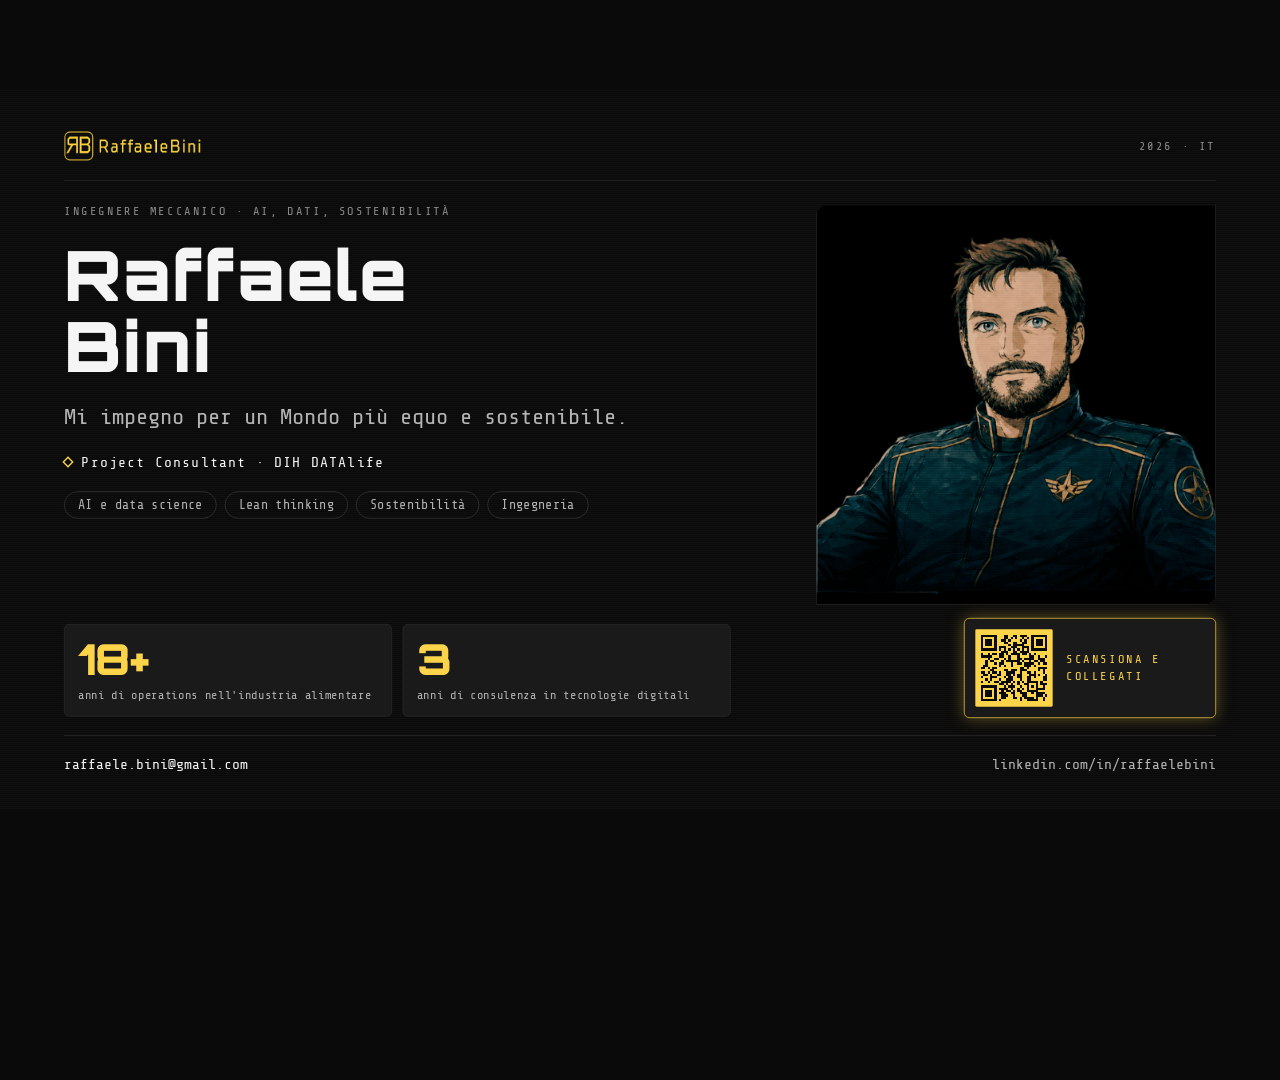
<file: presentazione/slide-it.html>
<!doctype html><html lang="it"><head><meta charset="utf-8">
<title>Raffaele Bini · presentazione (it)</title><style>
@font-face{font-family:"Share Tech Mono";src:url("assets/ShareTechMono-Regular.ttf")}
@font-face{font-family:"Orbitron";font-weight:700;src:url("assets/Orbitron-700.ttf")}
@font-face{font-family:"Orbitron";font-weight:900;src:url("assets/Orbitron-900.ttf")}
:root{--black:#0a0a0a;--card:#1a1a1a;--hair:#2e2e2e;--line:#3a3a3a;--g400:#8a8a8a;--g300:#b4b4b4;
--white:#f5f5f5;--y:#fcd44a;--glow:0 0 24px rgba(252,212,74,.35);
--scan:repeating-linear-gradient(to bottom,rgba(255,255,255,.022) 0,rgba(255,255,255,.022) 1px,transparent 1px,transparent 3px)}
*{box-sizing:border-box;margin:0;padding:0}
html{width:100%;height:100%;background:var(--black);overflow:hidden}
body{position:absolute;left:0;top:0;width:1920px;height:1080px;transform-origin:0 0;color:var(--white);
font-family:"Share Tech Mono",monospace;font-size:24px;overflow:hidden}
@media print{@page{size:1920px 1080px;margin:0}html{overflow:visible}body{transform:none!important}}

body{background:var(--black) var(--scan)}
.hdr{position:absolute;left:96px;right:96px;top:56px;height:64px;display:flex;align-items:center;
justify-content:space-between;border-bottom:1px solid var(--hair);padding-bottom:24px;height:80px}
.hdr img{height:44px}
.cnt{font-size:18px;letter-spacing:.16em;text-transform:uppercase;color:var(--g400)}
.left{position:absolute;left:96px;top:172px;width:1000px;display:flex;flex-direction:column;gap:32px}
.lab{font-size:18px;letter-spacing:.16em;text-transform:uppercase;color:var(--g400)}
h1{font-family:Orbitron;font-weight:900;font-size:104px;line-height:1.02;letter-spacing:.02em}
.head{font-size:34px;line-height:1.35;color:var(--g300);max-width:900px}
.head b{color:var(--y);font-weight:400}
.role{font-size:22px;letter-spacing:.08em;color:var(--white);display:flex;align-items:center;gap:14px}
.role i{width:12px;height:12px;border:2px solid var(--y);transform:rotate(45deg);display:block}
.tags{display:flex;gap:12px;flex-wrap:wrap}
.tag{border:1px solid var(--line);border-radius:999px;padding:8px 20px;font-size:20px;color:var(--g300)}
.stats{position:absolute;left:96px;bottom:140px;width:1000px;display:grid;grid-template-columns:repeat(2,1fr);gap:16px}
.card{background:var(--card);border:1px solid var(--hair);border-radius:8px;padding:20px;display:flex;flex-direction:column;gap:10px}
.card strong{font-family:Orbitron;font-weight:900;font-size:64px;line-height:1;color:var(--y)}
.card span{font-size:18px;line-height:1.3;color:var(--g300)}
.pic{position:absolute;right:96px;top:172px;width:600px;height:600px;border:1px solid var(--line);
clip-path:polygon(12px 0,100% 0,100% calc(100% - 12px),calc(100% - 12px) 100%,0 100%,0 12px)}
.pic img{width:100%;height:100%;display:block}
.contact{position:absolute;left:96px;right:96px;bottom:48px;height:64px;border-top:1px solid var(--hair);
padding-top:20px;display:flex;justify-content:space-between;align-items:center;font-size:22px;color:var(--g300)}
.contact em{font-style:normal;color:var(--white)}
.qr{position:absolute;right:96px;top:792px;display:flex;align-items:center;gap:20px;
border:1px solid var(--y);box-shadow:var(--glow);border-radius:8px;padding:16px 24px 16px 16px;background:var(--card)}
.qr .code{width:116px;height:116px;background:var(--y);padding:8px;border-radius:2px}
.qr .code svg{width:100%;height:100%;display:block}
.qr span{font-size:18px;letter-spacing:.16em;text-transform:uppercase;color:var(--y);max-width:200px;line-height:1.4}
</style></head><body>
<div class="hdr"><img src="assets/rb-lockup-horizontal-yellow.png" alt="RB"><div class="cnt">2026 · IT</div></div>
<div class="left">
 <div class="lab">Ingegnere meccanico · AI, dati, sostenibilità</div>
 <h1>Raffaele<br>Bini</h1>
 <p class="head">Mi impegno per un Mondo più equo e sostenibile.</p>
 <div class="role"><i></i>Project Consultant · DIH DATAlife</div>
 <div class="tags"><span class="tag">AI e data science</span><span class="tag">Lean thinking</span><span class="tag">Sostenibilità</span><span class="tag">Ingegneria</span></div>
</div>
<div class="stats"><div class="card"><strong>18+</strong><span>anni di operations nell'industria alimentare</span></div><div class="card"><strong>3</strong><span>anni di consulenza in tecnologie digitali</span></div></div>
<div class="pic"><img src="assets/raffaele-hud-illustration.png" alt=""></div>
<div class="qr"><div class="code"><svg xmlns="http://www.w3.org/2000/svg" viewBox="0 0 29 29" shape-rendering="crispEdges"><path d="M0,0h1v1h-1zM1,0h1v1h-1zM2,0h1v1h-1zM3,0h1v1h-1zM4,0h1v1h-1zM5,0h1v1h-1zM6,0h1v1h-1zM10,0h1v1h-1zM11,0h1v1h-1zM14,0h1v1h-1zM15,0h1v1h-1zM17,0h1v1h-1zM18,0h1v1h-1zM19,0h1v1h-1zM22,0h1v1h-1zM23,0h1v1h-1zM24,0h1v1h-1zM25,0h1v1h-1zM26,0h1v1h-1zM27,0h1v1h-1zM28,0h1v1h-1zM0,1h1v1h-1zM6,1h1v1h-1zM10,1h1v1h-1zM11,1h1v1h-1zM13,1h1v1h-1zM15,1h1v1h-1zM18,1h1v1h-1zM20,1h1v1h-1zM22,1h1v1h-1zM28,1h1v1h-1zM0,2h1v1h-1zM2,2h1v1h-1zM3,2h1v1h-1zM4,2h1v1h-1zM6,2h1v1h-1zM9,2h1v1h-1zM10,2h1v1h-1zM12,2h1v1h-1zM17,2h1v1h-1zM19,2h1v1h-1zM22,2h1v1h-1zM24,2h1v1h-1zM25,2h1v1h-1zM26,2h1v1h-1zM28,2h1v1h-1zM0,3h1v1h-1zM2,3h1v1h-1zM3,3h1v1h-1zM4,3h1v1h-1zM6,3h1v1h-1zM10,3h1v1h-1zM11,3h1v1h-1zM14,3h1v1h-1zM15,3h1v1h-1zM18,3h1v1h-1zM19,3h1v1h-1zM22,3h1v1h-1zM24,3h1v1h-1zM25,3h1v1h-1zM26,3h1v1h-1zM28,3h1v1h-1zM0,4h1v1h-1zM2,4h1v1h-1zM3,4h1v1h-1zM4,4h1v1h-1zM6,4h1v1h-1zM12,4h1v1h-1zM14,4h1v1h-1zM15,4h1v1h-1zM16,4h1v1h-1zM17,4h1v1h-1zM18,4h1v1h-1zM22,4h1v1h-1zM24,4h1v1h-1zM25,4h1v1h-1zM26,4h1v1h-1zM28,4h1v1h-1zM0,5h1v1h-1zM6,5h1v1h-1zM8,5h1v1h-1zM9,5h1v1h-1zM10,5h1v1h-1zM13,5h1v1h-1zM14,5h1v1h-1zM15,5h1v1h-1zM18,5h1v1h-1zM19,5h1v1h-1zM20,5h1v1h-1zM22,5h1v1h-1zM28,5h1v1h-1zM0,6h1v1h-1zM1,6h1v1h-1zM2,6h1v1h-1zM3,6h1v1h-1zM4,6h1v1h-1zM5,6h1v1h-1zM6,6h1v1h-1zM8,6h1v1h-1zM10,6h1v1h-1zM12,6h1v1h-1zM14,6h1v1h-1zM16,6h1v1h-1zM18,6h1v1h-1zM20,6h1v1h-1zM22,6h1v1h-1zM23,6h1v1h-1zM24,6h1v1h-1zM25,6h1v1h-1zM26,6h1v1h-1zM27,6h1v1h-1zM28,6h1v1h-1zM9,7h1v1h-1zM10,7h1v1h-1zM11,7h1v1h-1zM14,7h1v1h-1zM15,7h1v1h-1zM17,7h1v1h-1zM18,7h1v1h-1zM19,7h1v1h-1zM20,7h1v1h-1zM0,8h1v1h-1zM3,8h1v1h-1zM5,8h1v1h-1zM6,8h1v1h-1zM8,8h1v1h-1zM9,8h1v1h-1zM11,8h1v1h-1zM13,8h1v1h-1zM14,8h1v1h-1zM15,8h1v1h-1zM16,8h1v1h-1zM18,8h1v1h-1zM19,8h1v1h-1zM21,8h1v1h-1zM23,8h1v1h-1zM0,9h1v1h-1zM1,9h1v1h-1zM2,9h1v1h-1zM3,9h1v1h-1zM4,9h1v1h-1zM8,9h1v1h-1zM9,9h1v1h-1zM12,9h1v1h-1zM16,9h1v1h-1zM21,9h1v1h-1zM22,9h1v1h-1zM25,9h1v1h-1zM28,9h1v1h-1zM3,10h1v1h-1zM6,10h1v1h-1zM7,10h1v1h-1zM10,10h1v1h-1zM12,10h1v1h-1zM16,10h1v1h-1zM17,10h1v1h-1zM19,10h1v1h-1zM20,10h1v1h-1zM21,10h1v1h-1zM22,10h1v1h-1zM25,10h1v1h-1zM26,10h1v1h-1zM27,10h1v1h-1zM2,11h1v1h-1zM4,11h1v1h-1zM5,11h1v1h-1zM9,11h1v1h-1zM11,11h1v1h-1zM12,11h1v1h-1zM13,11h1v1h-1zM14,11h1v1h-1zM15,11h1v1h-1zM16,11h1v1h-1zM18,11h1v1h-1zM21,11h1v1h-1zM23,11h1v1h-1zM24,11h1v1h-1zM26,11h1v1h-1zM27,11h1v1h-1zM2,12h1v1h-1zM6,12h1v1h-1zM8,12h1v1h-1zM9,12h1v1h-1zM13,12h1v1h-1zM16,12h1v1h-1zM17,12h1v1h-1zM19,12h1v1h-1zM20,12h1v1h-1zM21,12h1v1h-1zM22,12h1v1h-1zM25,12h1v1h-1zM27,12h1v1h-1zM28,12h1v1h-1zM1,13h1v1h-1zM2,13h1v1h-1zM8,13h1v1h-1zM10,13h1v1h-1zM13,13h1v1h-1zM19,13h1v1h-1zM20,13h1v1h-1zM21,13h1v1h-1zM23,13h1v1h-1zM0,14h1v1h-1zM1,14h1v1h-1zM3,14h1v1h-1zM5,14h1v1h-1zM6,14h1v1h-1zM17,14h1v1h-1zM18,14h1v1h-1zM20,14h1v1h-1zM25,14h1v1h-1zM26,14h1v1h-1zM27,14h1v1h-1zM28,14h1v1h-1zM4,15h1v1h-1zM5,15h1v1h-1zM10,15h1v1h-1zM11,15h1v1h-1zM13,15h1v1h-1zM14,15h1v1h-1zM15,15h1v1h-1zM17,15h1v1h-1zM18,15h1v1h-1zM19,15h1v1h-1zM25,15h1v1h-1zM27,15h1v1h-1zM0,16h1v1h-1zM1,16h1v1h-1zM3,16h1v1h-1zM5,16h1v1h-1zM6,16h1v1h-1zM8,16h1v1h-1zM11,16h1v1h-1zM12,16h1v1h-1zM13,16h1v1h-1zM14,16h1v1h-1zM17,16h1v1h-1zM20,16h1v1h-1zM21,16h1v1h-1zM23,16h1v1h-1zM27,16h1v1h-1zM1,17h1v1h-1zM2,17h1v1h-1zM4,17h1v1h-1zM7,17h1v1h-1zM8,17h1v1h-1zM11,17h1v1h-1zM12,17h1v1h-1zM14,17h1v1h-1zM16,17h1v1h-1zM17,17h1v1h-1zM21,17h1v1h-1zM22,17h1v1h-1zM23,17h1v1h-1zM25,17h1v1h-1zM28,17h1v1h-1zM0,18h1v1h-1zM4,18h1v1h-1zM5,18h1v1h-1zM6,18h1v1h-1zM10,18h1v1h-1zM12,18h1v1h-1zM13,18h1v1h-1zM16,18h1v1h-1zM17,18h1v1h-1zM20,18h1v1h-1zM21,18h1v1h-1zM23,18h1v1h-1zM27,18h1v1h-1zM28,18h1v1h-1zM2,19h1v1h-1zM4,19h1v1h-1zM8,19h1v1h-1zM11,19h1v1h-1zM12,19h1v1h-1zM13,19h1v1h-1zM17,19h1v1h-1zM20,19h1v1h-1zM21,19h1v1h-1zM27,19h1v1h-1zM28,19h1v1h-1zM0,20h1v1h-1zM3,20h1v1h-1zM6,20h1v1h-1zM7,20h1v1h-1zM9,20h1v1h-1zM10,20h1v1h-1zM11,20h1v1h-1zM12,20h1v1h-1zM14,20h1v1h-1zM16,20h1v1h-1zM18,20h1v1h-1zM20,20h1v1h-1zM21,20h1v1h-1zM22,20h1v1h-1zM23,20h1v1h-1zM24,20h1v1h-1zM26,20h1v1h-1zM8,21h1v1h-1zM9,21h1v1h-1zM11,21h1v1h-1zM13,21h1v1h-1zM16,21h1v1h-1zM19,21h1v1h-1zM20,21h1v1h-1zM24,21h1v1h-1zM26,21h1v1h-1zM27,21h1v1h-1zM28,21h1v1h-1zM0,22h1v1h-1zM1,22h1v1h-1zM2,22h1v1h-1zM3,22h1v1h-1zM4,22h1v1h-1zM5,22h1v1h-1zM6,22h1v1h-1zM10,22h1v1h-1zM12,22h1v1h-1zM13,22h1v1h-1zM14,22h1v1h-1zM17,22h1v1h-1zM20,22h1v1h-1zM22,22h1v1h-1zM24,22h1v1h-1zM27,22h1v1h-1zM0,23h1v1h-1zM6,23h1v1h-1zM8,23h1v1h-1zM9,23h1v1h-1zM10,23h1v1h-1zM11,23h1v1h-1zM13,23h1v1h-1zM16,23h1v1h-1zM18,23h1v1h-1zM20,23h1v1h-1zM24,23h1v1h-1zM25,23h1v1h-1zM26,23h1v1h-1zM27,23h1v1h-1zM0,24h1v1h-1zM2,24h1v1h-1zM3,24h1v1h-1zM4,24h1v1h-1zM6,24h1v1h-1zM9,24h1v1h-1zM11,24h1v1h-1zM12,24h1v1h-1zM14,24h1v1h-1zM16,24h1v1h-1zM17,24h1v1h-1zM20,24h1v1h-1zM21,24h1v1h-1zM22,24h1v1h-1zM23,24h1v1h-1zM24,24h1v1h-1zM0,25h1v1h-1zM2,25h1v1h-1zM3,25h1v1h-1zM4,25h1v1h-1zM6,25h1v1h-1zM8,25h1v1h-1zM9,25h1v1h-1zM10,25h1v1h-1zM13,25h1v1h-1zM14,25h1v1h-1zM17,25h1v1h-1zM18,25h1v1h-1zM19,25h1v1h-1zM22,25h1v1h-1zM24,25h1v1h-1zM25,25h1v1h-1zM26,25h1v1h-1zM27,25h1v1h-1zM0,26h1v1h-1zM2,26h1v1h-1zM3,26h1v1h-1zM4,26h1v1h-1zM6,26h1v1h-1zM9,26h1v1h-1zM10,26h1v1h-1zM11,26h1v1h-1zM14,26h1v1h-1zM18,26h1v1h-1zM19,26h1v1h-1zM24,26h1v1h-1zM25,26h1v1h-1zM26,26h1v1h-1zM28,26h1v1h-1zM0,27h1v1h-1zM6,27h1v1h-1zM9,27h1v1h-1zM10,27h1v1h-1zM14,27h1v1h-1zM15,27h1v1h-1zM17,27h1v1h-1zM19,27h1v1h-1zM20,27h1v1h-1zM21,27h1v1h-1zM22,27h1v1h-1zM24,27h1v1h-1zM27,27h1v1h-1zM0,28h1v1h-1zM1,28h1v1h-1zM2,28h1v1h-1zM3,28h1v1h-1zM4,28h1v1h-1zM5,28h1v1h-1zM6,28h1v1h-1zM8,28h1v1h-1zM17,28h1v1h-1zM20,28h1v1h-1zM21,28h1v1h-1zM22,28h1v1h-1zM23,28h1v1h-1zM24,28h1v1h-1zM27,28h1v1h-1z" fill="#0a0a0a"/></svg></div><span>Scansiona e collegati</span></div>
<div class="contact"><span><em>raffaele.bini@gmail.com</em></span><span>linkedin.com/in/raffaelebini</span></div>
<script>(function(){function f(){var s=Math.min(innerWidth/1920,innerHeight/1080);
document.body.style.transform='translate('+(innerWidth-1920*s)/2+'px,'+(innerHeight-1080*s)/2+'px) scale('+s+')'}
addEventListener('resize',f);f()})()</script></body></html>
</file>
